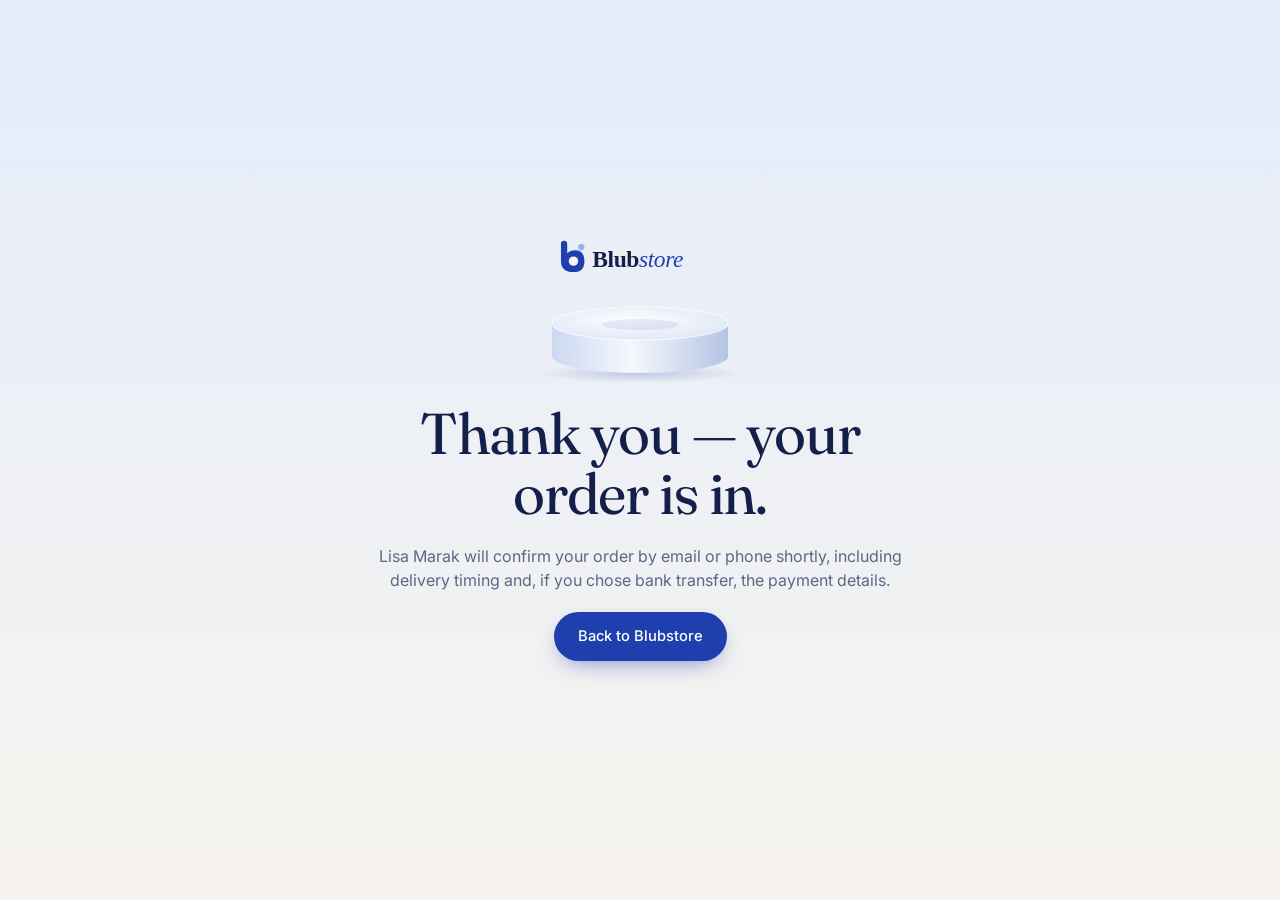
<file: thank-you.html>
<!doctype html>
<html lang="en"><head><meta charset="utf-8"><meta name="viewport" content="width=device-width,initial-scale=1">
<title>Thank you — Blubstore</title><link rel="icon" type="image/svg+xml" href="assets/mark.svg">
<link href="https://fonts.googleapis.com/css2?family=Fraunces:ital,opsz,wght@0,9..144,400;0,9..144,600;1,9..144,400&family=Inter:wght@400;500;600&display=swap" rel="stylesheet">
<link rel="stylesheet" href="assets/style.css"></head>
<body class="ty">
<main class="ty-card">
  <img src="assets/logo.svg" alt="Blubstore" width="180" height="38">
  <img src="assets/podium.svg" alt="" class="ty-podium">
  <h1 class="display-md">Thank you — your order is in.</h1>
  <p>Lisa Marak will confirm your order by email or phone shortly, including delivery timing and, if you chose bank transfer, the payment details.</p>
  <a href="index.html" class="pill pill-solid">Back to Blubstore</a>
</main>
<script>try{localStorage.removeItem('blub_cart')}catch(e){}</script>
</body></html>
</file>
<file: assets/style.css>
:root{--bg:#F7F4EE;--bg2:#EEF3FB;--ink:#14204A;--muted:#5D6785;--blue:#1F3FAE;--blue-d:#14296E;--sky:#CFDDF7;--line:rgba(20,32,74,.14);
--serif:"Fraunces","Playfair Display",Georgia,serif;--sans:"Inter",system-ui,-apple-system,Segoe UI,Roboto,sans-serif;--r:22px}
*{box-sizing:border-box;margin:0;padding:0}
html{scroll-behavior:smooth}
body{font-family:var(--sans);color:var(--ink);background:var(--bg);line-height:1.55;-webkit-font-smoothing:antialiased;overflow-x:hidden}
img{max-width:100%;display:block}
a{color:inherit;text-decoration:none}
button{font:inherit;cursor:pointer;border:0;background:none;color:inherit}
.eyebrow{font-size:.75rem;letter-spacing:.18em;text-transform:uppercase;color:var(--blue);font-weight:600;margin-bottom:.8rem}
.muted{color:var(--muted)}
.display{font-family:var(--serif);font-weight:400;font-size:clamp(3.4rem,11vw,10.5rem);line-height:.92;letter-spacing:-.03em}
.display em,.display-md em{font-style:italic;color:var(--blue)}
.display-md{font-family:var(--serif);font-weight:400;font-size:clamp(2rem,4.5vw,3.6rem);line-height:1.05;letter-spacing:-.02em}
.display-sm{font-family:var(--serif);font-weight:400;font-size:2rem}
.pill{display:inline-flex;align-items:center;justify-content:center;gap:.4rem;border-radius:999px;padding:.8rem 1.5rem;font-weight:500;font-size:.92rem;transition:transform .25s,background .25s,color .25s,box-shadow .25s;white-space:nowrap}
.pill-solid{background:var(--blue);color:#fff;box-shadow:0 8px 24px -10px rgba(31,63,174,.7)}
.pill-solid:hover{background:var(--blue-d);transform:translateY(-2px)}
.pill-line{border:1px solid var(--ink);background:transparent}
.pill-line:hover{background:var(--ink);color:#fff}
.w100{width:100%}

/* header */
.hdr{position:fixed;inset:0 0 auto 0;z-index:50;display:grid;grid-template-columns:1fr auto 1fr;align-items:center;padding:.9rem clamp(1rem,3vw,2.5rem);background:rgba(247,244,238,.78);backdrop-filter:blur(14px);-webkit-backdrop-filter:blur(14px);border-bottom:1px solid transparent;transition:border-color .3s}
.hdr.scrolled{border-color:var(--line)}
.links{display:flex;gap:1.8rem;font-size:.92rem}
.links a{position:relative}
.links a::after{content:"";position:absolute;left:0;bottom:-4px;height:1px;width:0;background:var(--blue);transition:width .3s}
.links a:hover::after{width:100%}
.logo img{height:34px;width:auto}
.hdr-right{display:flex;justify-content:flex-end;align-items:center;gap:.4rem}
.icon-btn{width:42px;height:42px;border-radius:999px;display:grid;place-items:center;position:relative;transition:background .2s}
.icon-btn:hover{background:rgba(31,63,174,.08)}
.icon-btn svg{width:20px;height:20px;fill:none;stroke:var(--ink);stroke-width:1.6;stroke-linecap:round;stroke-linejoin:round}
.cart-count{position:absolute;top:3px;right:2px;min-width:18px;height:18px;border-radius:9px;background:var(--blue);color:#fff;font-size:.68rem;display:grid;place-items:center;padding:0 4px}
.cart-count.bump{animation:bump .4s}
@keyframes bump{50%{transform:scale(1.4)}}
.shop-now{margin-left:.4rem;padding:.65rem 1.3rem}
.burger{display:none;width:42px;height:42px;position:relative}
.burger span{position:absolute;left:11px;right:11px;height:1.5px;background:var(--ink);transition:transform .3s}
.burger span:first-child{top:17px}.burger span:last-child{top:24px}
.burger[aria-expanded=true] span:first-child{transform:translateY(3.5px) rotate(45deg)}
.burger[aria-expanded=true] span:last-child{transform:translateY(-3.5px) rotate(-45deg)}
.search-bar{position:fixed;top:70px;left:50%;transform:translateX(-50%);z-index:49;width:min(560px,92vw)}
.search-bar input{width:100%;padding:1rem 1.4rem;border-radius:999px;border:1px solid var(--line);background:#fff;font:inherit;box-shadow:0 20px 40px -20px rgba(20,32,74,.3)}

/* hero */
.hero{min-height:100vh;display:flex;align-items:center;justify-content:center;text-align:center;padding:7rem 1.5rem 4rem;
background:radial-gradient(60% 50% at 50% 30%,#DCE7FB 0%,rgba(220,231,251,0) 70%),linear-gradient(180deg,var(--bg2),var(--bg))}
.hero-copy{max-width:1100px}
.hero .lede{max-width:520px;margin:1.6rem auto 2rem;font-size:1.08rem;color:var(--muted)}
.cta-row{display:flex;gap:.8rem;justify-content:center;flex-wrap:wrap}

/* story */
.story{position:relative}
.stage{position:relative;height:100vh;overflow:hidden;background:linear-gradient(180deg,var(--bg) 0%,#E3ECFA 55%,var(--bg) 100%)}
.bg-word{position:absolute;inset:0;display:grid;place-items:center;font-family:var(--serif);font-style:italic;font-size:min(42vw,560px);color:rgba(31,63,174,.06);letter-spacing:-.04em;user-select:none;line-height:1}
.ribbons{position:absolute;left:50%;top:50%;width:min(110vw,1100px);transform:translate(-50%,-50%);pointer-events:none}
.product-wrap{position:absolute;left:50%;top:52%;transform:translate(-50%,-50%);width:min(44vw,440px);display:flex;flex-direction:column;align-items:center}
.hero-item{width:86%;position:relative;z-index:2;filter:drop-shadow(0 30px 30px rgba(20,32,74,.22));will-change:transform}
.podium{width:100%;margin-top:-4%;position:relative;z-index:1}
.spec{position:absolute;width:min(270px,26vw);padding:1.2rem 1.3rem;border-radius:var(--r);background:rgba(255,255,255,.72);backdrop-filter:blur(10px);-webkit-backdrop-filter:blur(10px);border:1px solid rgba(255,255,255,.9);box-shadow:0 20px 40px -24px rgba(20,32,74,.35);z-index:3}
.spec h3{font-family:var(--serif);font-weight:400;font-size:1.6rem;margin:.2rem 0 .4rem}
.spec p{font-size:.9rem;color:var(--muted)}
.spec .num{font-size:.72rem;color:var(--blue);font-weight:600;letter-spacing:.15em}
.s1{left:6vw;top:22%}.s2{right:6vw;top:26%}.s3{left:8vw;bottom:14%}.s4{right:8vw;bottom:12%}
.story-end{position:absolute;left:50%;bottom:8%;transform:translateX(-50%);text-align:center;z-index:4;opacity:0}
.price-lg{font-family:var(--serif);font-size:2rem;margin-bottom:.8rem}
.price-lg small{font-family:var(--sans);font-size:.75rem;color:var(--muted)}
.progress{position:absolute;left:50%;bottom:18px;transform:translateX(-50%);width:120px;height:2px;background:var(--line);border-radius:2px;overflow:hidden}
.progress span{display:block;height:100%;width:100%;background:var(--blue);transform-origin:left;transform:scaleX(0)}
/* no-JS / reduced motion fallback: show everything */
.no-anim .story{height:auto}.no-anim .stage{height:auto;min-height:100vh;padding:6rem 1rem}
.no-anim .story-end{opacity:1}

/* shop */
.shop{padding:clamp(4rem,9vw,8rem) clamp(1rem,4vw,3rem)}
.sec-head{text-align:center;margin-bottom:3rem}
.sec-head .muted{margin-top:.6rem;font-size:.9rem}
.grid{display:grid;grid-template-columns:repeat(4,1fr);gap:clamp(.8rem,2vw,1.6rem);max-width:1280px;margin:0 auto}
.card{background:#fff;border-radius:var(--r);overflow:hidden;border:1px solid var(--line);display:flex;flex-direction:column;transition:transform .35s,box-shadow .35s}
.card:hover{transform:translateY(-6px);box-shadow:0 30px 50px -30px rgba(20,32,74,.4)}
.card-img{aspect-ratio:1;overflow:hidden;position:relative}
.card-img img{width:100%;height:100%;object-fit:cover;transition:transform .6s}
.card:hover .card-img img{transform:scale(1.06) rotate(-1deg)}
.tag{position:absolute;top:12px;left:12px;background:#fff;border-radius:999px;font-size:.7rem;padding:.25rem .7rem;font-weight:600;color:var(--blue)}
.card-body{padding:1rem 1.1rem 1.2rem;display:flex;flex-direction:column;gap:.2rem;flex:1}
.card-body h3{font-family:var(--serif);font-weight:400;font-size:1.25rem}
.card-body .meta{font-size:.82rem;color:var(--muted)}
.card-foot{display:flex;justify-content:space-between;align-items:center;margin-top:auto;padding-top:.8rem;gap:.5rem}
.price{font-weight:600}
.price small{font-weight:400;color:var(--muted);font-size:.7rem;display:block}
.card .add{padding:.55rem 1rem;font-size:.82rem}
.card .add.added{background:var(--ink);color:#fff;border-color:var(--ink)}
.no-results{text-align:center;color:var(--muted);margin-top:2rem}

/* about */
.about{padding:0 clamp(1rem,4vw,3rem) clamp(4rem,8vw,7rem)}
.about-card{max-width:1100px;margin:0 auto;display:grid;grid-template-columns:auto 1fr;gap:clamp(1.5rem,4vw,3.5rem);align-items:center;padding:clamp(2rem,5vw,4rem);border-radius:32px;background:linear-gradient(135deg,#E4ECFB,#F7F4EE)}
.about-mark{width:clamp(90px,14vw,170px)}
.about-card p:not(.eyebrow){color:var(--muted);margin-top:1rem;max-width:620px}

/* newsletter */
.news{text-align:center;padding:clamp(4rem,8vw,6rem) 1.5rem;background:var(--blue);color:#fff}
.news .muted{color:rgba(255,255,255,.75);margin-top:.6rem}
.news-form{display:flex;gap:.5rem;max-width:480px;margin:1.8rem auto 0;background:rgba(255,255,255,.12);padding:.35rem;border-radius:999px;border:1px solid rgba(255,255,255,.35)}
.news-form input{flex:1;min-width:0;background:transparent;border:0;color:#fff;font:inherit;padding:0 1rem;outline:none}
.news-form input::placeholder{color:rgba(255,255,255,.65)}
.news .pill-solid{background:#fff;color:var(--blue)}
.news-msg{margin-top:1rem;min-height:1.4em;font-size:.9rem}

/* footer */
.ftr{display:grid;grid-template-columns:2fr 1fr 1fr;gap:2rem;padding:3.5rem clamp(1rem,4vw,3rem) 2rem;max-width:1280px;margin:0 auto}
.ftr h4{font-size:.78rem;letter-spacing:.15em;text-transform:uppercase;margin-bottom:.8rem}
.ftr a{display:block;color:var(--muted);font-size:.92rem;margin-bottom:.4rem}
.ftr a:hover{color:var(--blue)}
.ftr .muted{margin-top:.8rem;font-size:.9rem}
.copy{grid-column:1/-1;border-top:1px solid var(--line);padding-top:1.4rem;font-size:.8rem;color:var(--muted)}

/* drawer */
.overlay{position:fixed;inset:0;background:rgba(20,32,74,.35);z-index:60;backdrop-filter:blur(2px)}
.drawer{visibility:hidden;position:fixed;top:0;right:0;height:100%;width:min(420px,100vw);background:var(--bg);z-index:70;display:flex;flex-direction:column;transform:translateX(100%);transition:transform .45s cubic-bezier(.2,.8,.2,1),visibility .45s;box-shadow:-30px 0 60px -30px rgba(20,32,74,.4)}
.drawer.open{transform:none;visibility:visible}
.drawer-head{display:flex;justify-content:space-between;align-items:center;padding:1.2rem 1.4rem;border-bottom:1px solid var(--line)}
.drawer-head h3{font-family:var(--serif);font-weight:400;font-size:1.6rem}
.cart-lines{list-style:none;overflow:auto;flex:1;padding:.5rem 1.4rem}
.cart-line{display:grid;grid-template-columns:64px 1fr auto;gap:.9rem;align-items:center;padding:.9rem 0;border-bottom:1px solid var(--line)}
.cart-line img{width:64px;height:64px;border-radius:12px;object-fit:cover}
.cart-line h4{font-weight:500;font-size:.95rem}
.cart-line .lp{font-size:.82rem;color:var(--muted)}
.qty{display:inline-flex;align-items:center;border:1px solid var(--line);border-radius:999px;margin-top:.35rem}
.qty button{width:28px;height:28px;font-size:1rem}
.qty span{min-width:22px;text-align:center;font-size:.85rem}
.rm{font-size:.75rem;color:var(--muted);text-decoration:underline}
.cart-empty{padding:2rem 1.4rem;color:var(--muted)}
.drawer-foot{padding:1.2rem 1.4rem;border-top:1px solid var(--line);display:grid;gap:.6rem}
.total-row{display:flex;justify-content:space-between;font-size:1.05rem;margin-bottom:.3rem}
.drawer-foot .pill:disabled{opacity:.4;pointer-events:none}

/* modal */
.modal{position:fixed;inset:0;z-index:80;display:grid;place-items:center;padding:1rem;background:rgba(20,32,74,.4);backdrop-filter:blur(3px)}
.modal[hidden]{display:none}
.modal-card{position:relative;background:var(--bg);border-radius:28px;width:min(560px,100%);max-height:calc(100vh - 2rem);overflow:auto;padding:2rem}
.close-modal{position:absolute;top:1rem;right:1rem}
.note{background:#E4ECFB;color:var(--blue-d);border-radius:14px;padding:.8rem 1rem;font-size:.88rem;margin:.8rem 0 1rem}
.co-summary{font-size:.88rem;border:1px dashed var(--line);border-radius:14px;padding:.8rem 1rem;margin-bottom:1rem}
.co-summary div{display:flex;justify-content:space-between;gap:1rem}
.co-summary .t{border-top:1px solid var(--line);margin-top:.4rem;padding-top:.4rem;font-weight:600}
.co-form{display:grid;gap:.85rem}
.co-form label{display:grid;gap:.3rem;font-size:.82rem;font-weight:500}
.co-form input:not([type=radio]),.co-form textarea{font:inherit;font-weight:400;padding:.75rem 1rem;border-radius:14px;border:1px solid var(--line);background:#fff;resize:vertical}
.co-form input:focus,.co-form textarea:focus{outline:2px solid var(--sky);border-color:var(--blue)}
.row2{display:grid;grid-template-columns:1fr 1fr;gap:.8rem}
fieldset{border:1px solid var(--line);border-radius:14px;padding:.7rem 1rem;display:grid;gap:.4rem}
legend{font-size:.82rem;font-weight:500;padding:0 .3rem}
.co-form .radio{display:flex;align-items:center;gap:.5rem;font-weight:400;font-size:.9rem}
.radio small{color:var(--muted)}
.co-err{color:#B42318;font-size:.85rem;min-height:1em}

.toast{position:fixed;left:50%;bottom:24px;transform:translate(-50%,120px);background:var(--ink);color:#fff;padding:.7rem 1.3rem;border-radius:999px;font-size:.88rem;z-index:90;transition:transform .4s}
.toast.show{transform:translate(-50%,0)}

/* thank you */
.ty{min-height:100vh;display:grid;place-items:center;background:linear-gradient(180deg,#E4ECFB,var(--bg));padding:1.5rem}
.ty-card{text-align:center;max-width:560px;display:grid;justify-items:center;gap:1.2rem}
.ty-podium{width:220px;opacity:.9}
.ty p{color:var(--muted)}

/* responsive */
@media (max-width:1024px){.grid{grid-template-columns:repeat(3,1fr)}}
@media (max-width:860px){
  .shop-now{display:none}
  .burger{display:block}
  .links{position:absolute;top:100%;left:0;right:0;flex-direction:column;gap:0;background:var(--bg);border-bottom:1px solid var(--line);opacity:0;visibility:hidden;transform:translateY(-8px);transition:opacity .3s,transform .3s,visibility .3s}
  .links.open{opacity:1;visibility:visible;transform:none}
  .links a{padding:1rem 1.5rem;border-top:1px solid var(--line)}
  .logo img{height:28px}
  .grid{grid-template-columns:repeat(2,1fr)}
  .product-wrap{width:min(72vw,360px);top:44%}
  .spec{width:auto;left:5vw;right:5vw;top:auto;bottom:5vh;padding:1rem 1.1rem}
  .spec h3{font-size:1.3rem}
  .story-end{bottom:5vh;width:90%}
  .about-card{grid-template-columns:1fr;text-align:center}
  .about-mark{margin:0 auto}
  .about-card p:not(.eyebrow){margin-left:auto;margin-right:auto}
  .ftr{grid-template-columns:1fr 1fr}.ftr>div:first-child{grid-column:1/-1}
}
@media (max-width:480px){
  .hdr{padding:.7rem .8rem}
  .icon-btn{width:38px;height:38px}
  .grid{gap:.7rem}
  .card-body{padding:.8rem}
  .card-body h3{font-size:1.05rem}
  .card-foot{flex-direction:column;align-items:stretch}
  .card .add{width:100%}
  .row2{grid-template-columns:1fr}
  .modal-card{padding:1.5rem 1.2rem}
}

/* ---- v2: currency switcher ---- */
.cur{display:inline-flex;border:1px solid var(--line);border-radius:999px;padding:3px;margin-right:.3rem;background:rgba(255,255,255,.6)}
.cur button{font-size:.72rem;font-weight:600;letter-spacing:.04em;padding:.35rem .6rem;border-radius:999px;color:var(--muted);transition:background .2s,color .2s}
.cur button[aria-pressed=true]{background:var(--blue);color:#fff}
.cur button:hover:not([aria-pressed=true]){color:var(--blue)}
/* sold out */
.pill:disabled,.pill[aria-disabled=true]{opacity:.45;cursor:not-allowed;pointer-events:none;box-shadow:none}
.card.sold .card-img img{filter:grayscale(.6) opacity(.7)}
.tag-so{background:var(--ink);color:#fff}
.load-msg{grid-column:1/-1;text-align:center;padding:2rem}
/* story frame (SVG mode: no clipping) */
.frame{width:86%;position:relative;z-index:2;display:flex;justify-content:center}
.frame .hero-item{width:100%}
/* photo mode: hero-jacket.png (16:9) replaces SVG jacket/podium/ribbons, blended with a rounded soft-masked frame */
.stage.has-photo .ribbons,.stage.has-photo .podium,.stage.has-photo .bg-word{display:none}
.stage.has-photo{background:linear-gradient(180deg,var(--bg) 0%,#E6EDF8 30%,#EEF2F9 70%,var(--bg) 100%)}
.stage.has-photo .product-wrap{width:min(84vw,calc(80vh * 16 / 9),1180px);top:53%}
.stage.has-photo .frame{width:100%;aspect-ratio:16/9;border-radius:48px;overflow:hidden;
  --mh:linear-gradient(90deg,transparent 0,#000 20%,#000 80%,transparent 100%);
  --mv:linear-gradient(180deg,transparent 0,#000 14%,#000 90%,transparent 100%);
  -webkit-mask-image:var(--mh),var(--mv);-webkit-mask-composite:source-in;
  mask-image:var(--mh),var(--mv);mask-composite:intersect}
.stage.has-photo .hero-item{width:100%;height:100%;object-fit:cover;filter:none}
.stage.has-photo .spec{background:rgba(255,255,255,.8)}
@media (max-width:860px){
  .stage.has-photo .product-wrap{width:min(96vw,460px);top:42%}
  .stage.has-photo .frame{aspect-ratio:1;border-radius:36px}
}
@media (max-width:600px){
  .cur{margin-right:0}
  .cur button{padding:.3rem .42rem;font-size:.66rem}
  .hdr-right{gap:.1rem}
}
@media (max-width:400px){ .logo img{height:24px} .icon-btn{width:34px;height:34px} }
</file>
